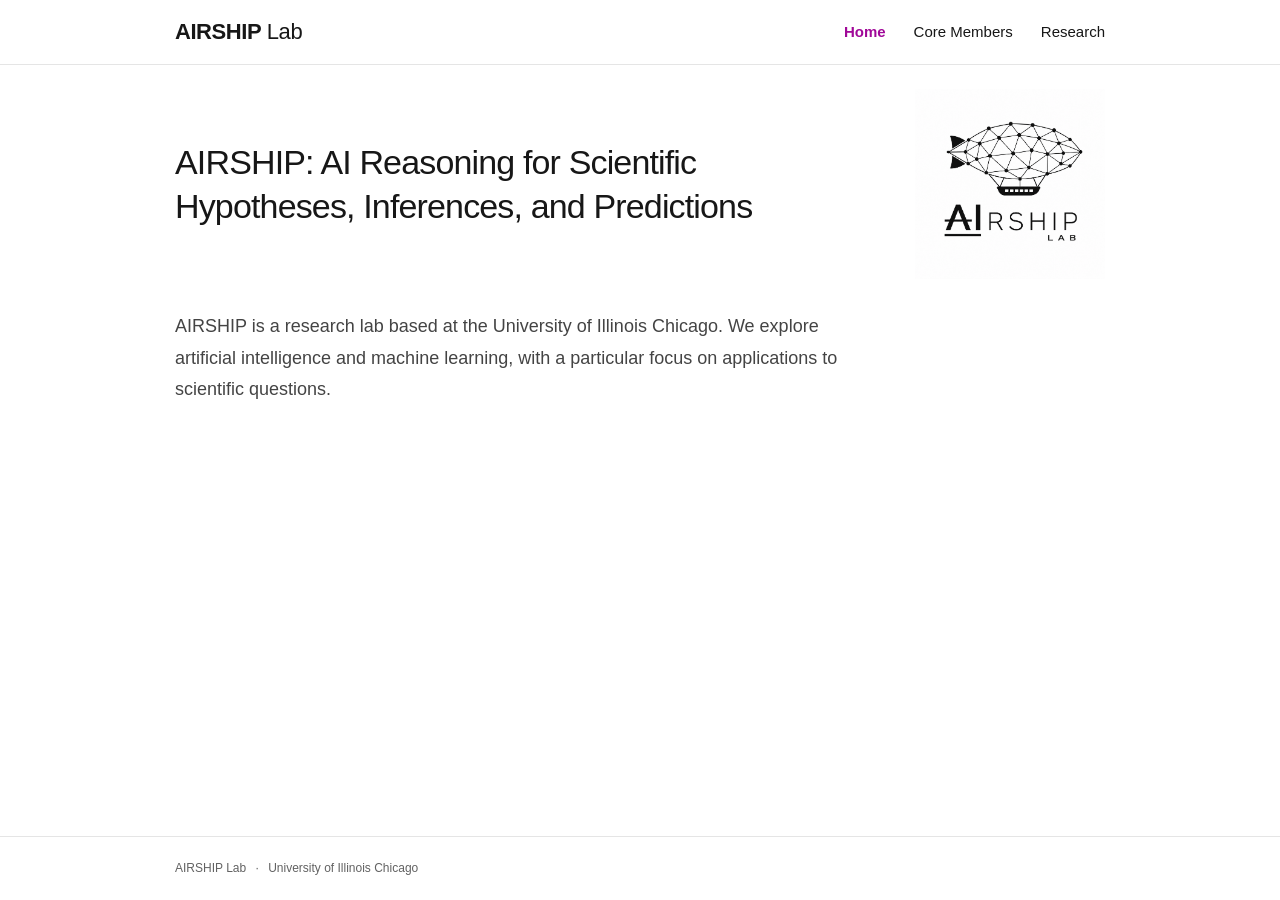
<file: index.html>
<!doctype html>
<html lang="en">
<head>
  <meta charset="utf-8">
  <meta name="viewport" content="width=device-width, initial-scale=1">
  <title>Home — AIRSHIP Lab</title>
  <meta name="description" content="AIRSHIP is a research lab based at the University of Illinois Chicago. We explore artificial intelligence and machine learning, with a particular focus on applications to scientific questions.">
  <meta name="theme-color" content="#ffffff">
  <link rel="icon" type="image/png" sizes="64x64" href="/favicon.png?v=cf3b67895f5b">
  <link rel="canonical" href="https://airship-lab.github.io/">
  <meta property="og:type" content="website">
  <meta property="og:title" content="Home — AIRSHIP Lab">
  <meta property="og:description" content="AIRSHIP is a research lab based at the University of Illinois Chicago. We explore artificial intelligence and machine learning, with a particular focus on applications to scientific questions.">
  <meta property="og:url" content="https://airship-lab.github.io/">
  <meta property="og:image" content="https://airship-lab.github.io/assets/airship-logo.png">
  <link rel="stylesheet" href="/styles.css?v=24393dcd7af3">
</head>
<body>
  <a class="skip-link" href="#main">Skip to content</a>
  <header class="site-header">
    <div class="header-inner">
      <a class="brand" href="/" aria-label="AIRSHIP Lab home"><strong>AIRSHIP</strong> Lab</a>
      <nav aria-label="Main navigation"><a href="/" aria-current="page">Home</a>
<a href="/members/">Core Members</a>
<a href="/research/">Research</a></nav>
    </div>
  </header>
  <main id="main" class="home">
    <div class="page-heading">
      <div><h1>AIRSHIP: AI Reasoning for Scientific Hypotheses, Inferences, and Predictions</h1></div>
      <a class="page-logo" href="/" aria-label="AIRSHIP Lab home"><img src="/assets/airship-logo.png" width="190" height="190" alt="AIRSHIP Lab — an airship formed from interconnected nodes"></a>
    </div>
    <p class="introduction">AIRSHIP is a research lab based at the University of Illinois Chicago. We explore artificial intelligence and machine learning, with a particular focus on applications to scientific questions.</p>
  </main>
  <footer><div class="footer-inner">AIRSHIP Lab <span aria-hidden="true">·</span> <a href="https://www.uic.edu/">University of Illinois Chicago</a></div></footer>
</body>
</html>
</file>
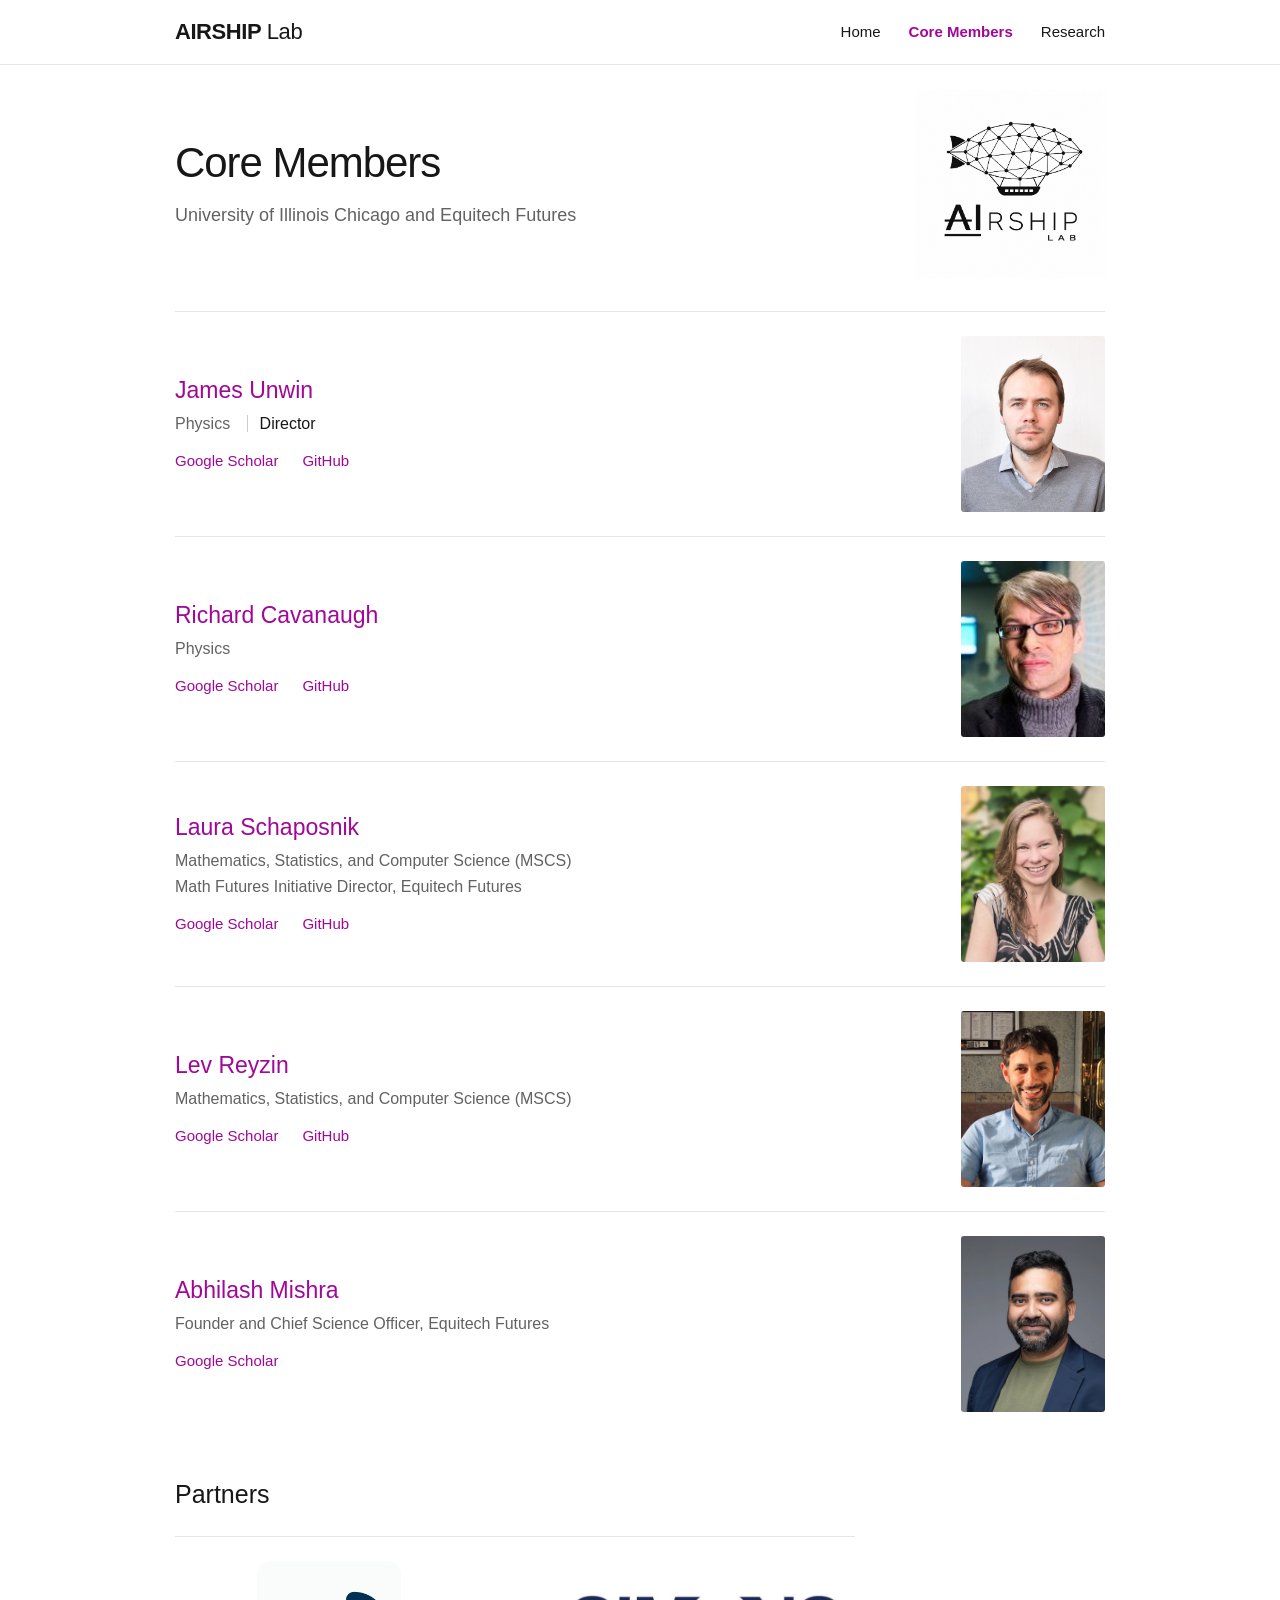
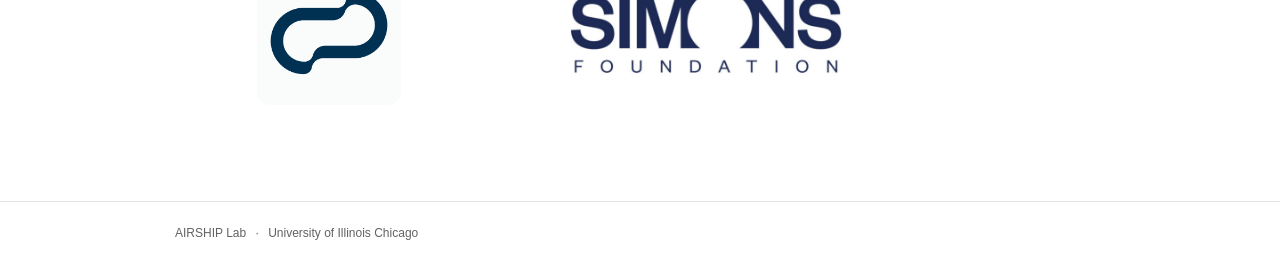
<file: members/index.html>
<!doctype html>
<html lang="en">
<head>
  <meta charset="utf-8">
  <meta name="viewport" content="width=device-width, initial-scale=1">
  <title>Core Members — AIRSHIP Lab</title>
  <meta name="description" content="Meet the core members of AIRSHIP Lab.">
  <meta name="theme-color" content="#ffffff">
  <link rel="icon" type="image/png" sizes="64x64" href="/favicon.png?v=cf3b67895f5b">
  <link rel="canonical" href="https://airship-lab.github.io/members/">
  <meta property="og:type" content="website">
  <meta property="og:title" content="Core Members — AIRSHIP Lab">
  <meta property="og:description" content="Meet the core members of AIRSHIP Lab.">
  <meta property="og:url" content="https://airship-lab.github.io/members/">
  <meta property="og:image" content="https://airship-lab.github.io/assets/airship-logo.png">
  <link rel="stylesheet" href="/styles.css?v=24393dcd7af3">
</head>
<body>
  <a class="skip-link" href="#main">Skip to content</a>
  <header class="site-header">
    <div class="header-inner">
      <a class="brand" href="/" aria-label="AIRSHIP Lab home"><strong>AIRSHIP</strong> Lab</a>
      <nav aria-label="Main navigation"><a href="/">Home</a>
<a href="/members/" aria-current="page">Core Members</a>
<a href="/research/">Research</a></nav>
    </div>
  </header>
  <main id="main" class="">
    <div class="page-heading">
      <div>
        <h1>Core Members</h1>
        <p class="page-intro">University of Illinois Chicago and Equitech Futures</p>
      </div>
      <a class="page-logo" href="/" aria-label="AIRSHIP Lab home"><img src="/assets/airship-logo.png" width="190" height="190" alt="AIRSHIP Lab — an airship formed from interconnected nodes"></a>
    </div>
    <ul class="members">
      <li>
        <div class="member-info">
          <h2><a href="https://jamesunwin.github.io/">James Unwin</a></h2>
          <p>Physics <span class="role">Director</span></p>
          <p class="member-links"><a href="https://scholar.google.com/citations?user=dUnshUIAAAAJ">Google Scholar</a><a href="https://github.com/jamesunwin">GitHub</a></p>
        </div>
        <img class="member-photo" src="/assets/members/james-unwin.jpg" alt="James Unwin" width="144" height="176" loading="lazy">
      </li>
      <li>
        <div class="member-info">
          <h2><a href="https://phys.uic.edu/profiles/cavanaugh-richard/">Richard Cavanaugh</a></h2>
          <p>Physics</p>
          <p class="member-links"><a href="https://scholar.google.com/citations?user=lmJqEo4AAAAJ">Google Scholar</a><a href="https://github.com/cavana">GitHub</a></p>
        </div>
        <img class="member-photo" src="/assets/members/richard-cavanaugh.jpg" alt="Richard Cavanaugh" width="144" height="176" loading="lazy">
      </li>
      <li>
        <div class="member-info">
          <h2><a href="https://lauraschaposnik.com/">Laura Schaposnik</a></h2>
          <p>Mathematics, Statistics, and Computer Science (MSCS)</p>
          <p>Math Futures Initiative Director, Equitech Futures</p>
          <p class="member-links"><a href="https://scholar.google.com/citations?user=5cLd6dIAAAAJ">Google Scholar</a><a href="https://github.com/lauraschaposnik">GitHub</a></p>
        </div>
        <img class="member-photo" src="/assets/members/laura-schaposnik.jpg" alt="Laura Schaposnik" width="144" height="176" loading="lazy">
      </li>
      <li>
        <div class="member-info">
          <h2><a href="https://www.levreyzin.com/">Lev Reyzin</a></h2>
          <p>Mathematics, Statistics, and Computer Science (MSCS)</p>
          <p class="member-links"><a href="https://scholar.google.com/citations?user=IQBTvn4AAAAJ">Google Scholar</a><a href="https://github.com/lreyzin">GitHub</a></p>
        </div>
        <img class="member-photo" src="/assets/members/lev-reyzin.jpg" alt="Lev Reyzin" width="144" height="176" loading="lazy">
      </li>
      <li>
        <div class="member-info">
          <h2><a href="https://www.equitechfutures.com/team/abhilash-mishra">Abhilash Mishra</a></h2>
          <p>Founder and Chief Science Officer, Equitech Futures</p>
          <p class="member-links"><a href="https://scholar.google.com/citations?user=laxZeHcAAAAJ&amp;hl=en">Google Scholar</a></p>
        </div>
        <img class="member-photo" src="/assets/members/abhilash-mishra.png" alt="Abhilash Mishra" width="144" height="176" loading="lazy">
      </li>
    </ul>
    <section aria-labelledby="partners">
      <h2 class="section-title" id="partners">Partners</h2>
      <ul class="partner-logos">
        <li>
          <a href="https://www.equitechfutures.com/"><img src="/assets/partners/equitech-futures.png" alt="Equitech Futures" width="144" height="144" loading="lazy"></a>
        </li>
        <li>
          <a href="https://www.simonsfoundation.org/"><img src="/assets/partners/simons-foundation.png" alt="Simons Foundation" width="320" height="115" loading="lazy"></a>
        </li>
      </ul>
    </section>
  </main>
  <footer><div class="footer-inner">AIRSHIP Lab <span aria-hidden="true">·</span> <a href="https://www.uic.edu/">University of Illinois Chicago</a></div></footer>
</body>
</html>
</file>
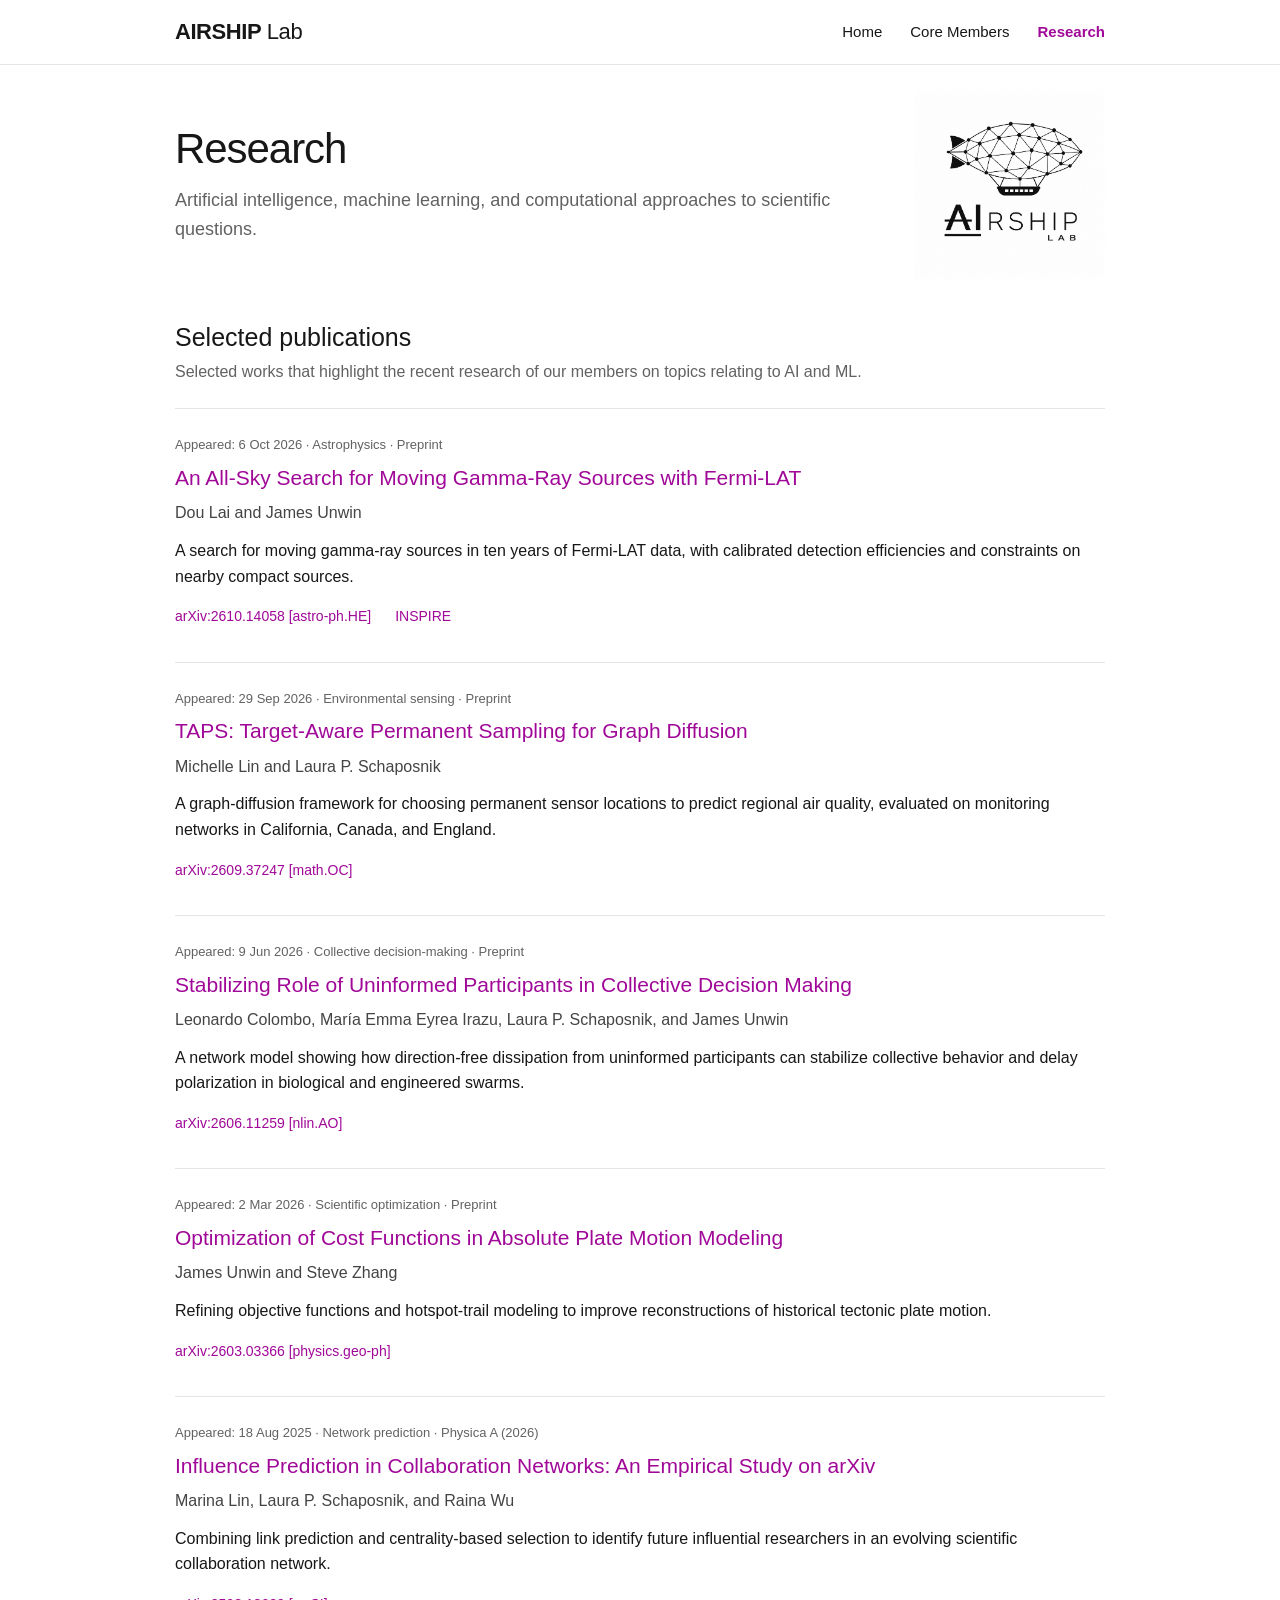
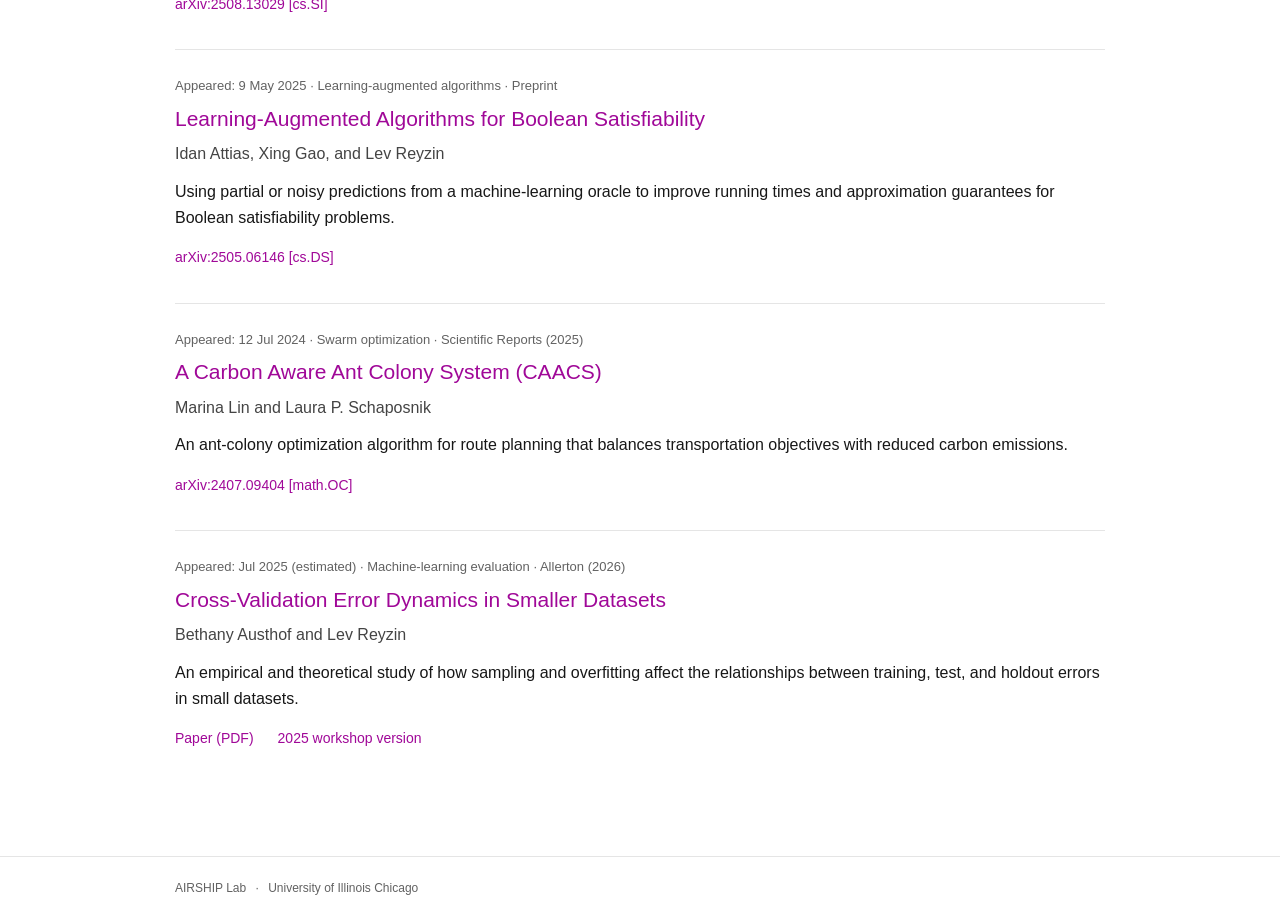
<file: research/index.html>
<!doctype html>
<html lang="en">
<head>
  <meta charset="utf-8">
  <meta name="viewport" content="width=device-width, initial-scale=1">
  <title>Research — AIRSHIP Lab</title>
  <meta name="description" content="Selected works that highlight the recent research of our members on topics relating to AI and ML.">
  <meta name="theme-color" content="#ffffff">
  <link rel="icon" type="image/png" sizes="64x64" href="/favicon.png?v=cf3b67895f5b">
  <link rel="canonical" href="https://airship-lab.github.io/research/">
  <meta property="og:type" content="website">
  <meta property="og:title" content="Research — AIRSHIP Lab">
  <meta property="og:description" content="Selected works that highlight the recent research of our members on topics relating to AI and ML.">
  <meta property="og:url" content="https://airship-lab.github.io/research/">
  <meta property="og:image" content="https://airship-lab.github.io/assets/airship-logo.png">
  <link rel="stylesheet" href="/styles.css?v=24393dcd7af3">
</head>
<body>
  <a class="skip-link" href="#main">Skip to content</a>
  <header class="site-header">
    <div class="header-inner">
      <a class="brand" href="/" aria-label="AIRSHIP Lab home"><strong>AIRSHIP</strong> Lab</a>
      <nav aria-label="Main navigation"><a href="/">Home</a>
<a href="/members/">Core Members</a>
<a href="/research/" aria-current="page">Research</a></nav>
    </div>
  </header>
  <main id="main" class="">
    <div class="page-heading">
      <div>
        <h1>Research</h1>
        <p class="page-intro">Artificial intelligence, machine learning, and computational approaches to scientific questions.</p>
      </div>
      <a class="page-logo" href="/" aria-label="AIRSHIP Lab home"><img src="/assets/airship-logo.png" width="190" height="190" alt="AIRSHIP Lab — an airship formed from interconnected nodes"></a>
    </div>
    <section aria-labelledby="selected-publications">
      <h2 class="section-title" id="selected-publications">Selected publications</h2>
      <p class="section-note">Selected works that highlight the recent research of our members on topics relating to AI and ML.</p>
      <ol class="publications">
        <li>
          <article data-arxiv-date="2026-10-06">
            <p class="paper-meta">Appeared: <time datetime="2026-10-06">6 Oct 2026</time> · Astrophysics · Preprint</p>
            <h3><a href="https://arxiv.org/abs/2610.14058">An All-Sky Search for Moving Gamma-Ray Sources with Fermi-LAT</a></h3>
            <p class="authors">Dou Lai and James Unwin</p>
            <p>A search for moving gamma-ray sources in ten years of Fermi-LAT data, with calibrated detection efficiencies and constraints on nearby compact sources.</p>
            <p class="paper-links"><a href="https://arxiv.org/abs/2610.14058">arXiv:2610.14058 [astro-ph.HE]</a><a href="https://inspirehep.net/literature/3214089">INSPIRE</a></p>
          </article>
        </li>
        <li>
          <article data-arxiv-date="2026-09-29">
            <p class="paper-meta">Appeared: <time datetime="2026-09-29">29 Sep 2026</time> · Environmental sensing · Preprint</p>
            <h3><a href="https://arxiv.org/abs/2609.37247">TAPS: Target-Aware Permanent Sampling for Graph Diffusion</a></h3>
            <p class="authors">Michelle Lin and Laura P. Schaposnik</p>
            <p>A graph-diffusion framework for choosing permanent sensor locations to predict regional air quality, evaluated on monitoring networks in California, Canada, and England.</p>
            <p class="paper-links"><a href="https://arxiv.org/abs/2609.37247">arXiv:2609.37247 [math.OC]</a></p>
          </article>
        </li>
        <li>
          <article data-arxiv-date="2026-06-09">
            <p class="paper-meta">Appeared: <time datetime="2026-06-09">9 Jun 2026</time> · Collective decision-making · Preprint</p>
            <h3><a href="https://arxiv.org/abs/2606.11259">Stabilizing Role of Uninformed Participants in Collective Decision Making</a></h3>
            <p class="authors">Leonardo Colombo, María Emma Eyrea Irazu, Laura P. Schaposnik, and James Unwin</p>
            <p>A network model showing how direction-free dissipation from uninformed participants can stabilize collective behavior and delay polarization in biological and engineered swarms.</p>
            <p class="paper-links"><a href="https://arxiv.org/abs/2606.11259">arXiv:2606.11259 [nlin.AO]</a></p>
          </article>
        </li>
        <li>
          <article data-arxiv-date="2026-03-02">
            <p class="paper-meta">Appeared: <time datetime="2026-03-02">2 Mar 2026</time> · Scientific optimization · Preprint</p>
            <h3><a href="https://arxiv.org/abs/2603.03366">Optimization of Cost Functions in Absolute Plate Motion Modeling</a></h3>
            <p class="authors">James Unwin and Steve Zhang</p>
            <p>Refining objective functions and hotspot-trail modeling to improve reconstructions of historical tectonic plate motion.</p>
            <p class="paper-links"><a href="https://arxiv.org/abs/2603.03366">arXiv:2603.03366 [physics.geo-ph]</a></p>
          </article>
        </li>
        <li>
          <article data-arxiv-date="2025-08-18">
            <p class="paper-meta">Appeared: <time datetime="2025-08-18">18 Aug 2025</time> · Network prediction · Physica A (2026)</p>
            <h3><a href="https://arxiv.org/abs/2508.13029">Influence Prediction in Collaboration Networks: An Empirical Study on arXiv</a></h3>
            <p class="authors">Marina Lin, Laura P. Schaposnik, and Raina Wu</p>
            <p>Combining link prediction and centrality-based selection to identify future influential researchers in an evolving scientific collaboration network.</p>
            <p class="paper-links"><a href="https://arxiv.org/abs/2508.13029">arXiv:2508.13029 [cs.SI]</a></p>
          </article>
        </li>
        <li>
          <article data-arxiv-date="2025-05-09">
            <p class="paper-meta">Appeared: <time datetime="2025-05-09">9 May 2025</time> · Learning-augmented algorithms · Preprint</p>
            <h3><a href="https://arxiv.org/abs/2505.06146">Learning-Augmented Algorithms for Boolean Satisfiability</a></h3>
            <p class="authors">Idan Attias, Xing Gao, and Lev Reyzin</p>
            <p>Using partial or noisy predictions from a machine-learning oracle to improve running times and approximation guarantees for Boolean satisfiability problems.</p>
            <p class="paper-links"><a href="https://arxiv.org/abs/2505.06146">arXiv:2505.06146 [cs.DS]</a></p>
          </article>
        </li>
        <li>
          <article data-arxiv-date="2024-07-12">
            <p class="paper-meta">Appeared: <time datetime="2024-07-12">12 Jul 2024</time> · Swarm optimization · Scientific Reports (2025)</p>
            <h3><a href="https://arxiv.org/abs/2407.09404">A Carbon Aware Ant Colony System (CAACS)</a></h3>
            <p class="authors">Marina Lin and Laura P. Schaposnik</p>
            <p>An ant-colony optimization algorithm for route planning that balances transportation objectives with reduced carbon emissions.</p>
            <p class="paper-links"><a href="https://arxiv.org/abs/2407.09404">arXiv:2407.09404 [math.OC]</a></p>
          </article>
        </li>
        <li>
          <article>
            <p class="paper-meta">Appeared: <time datetime="2025-07">Jul 2025</time> (estimated) · Machine-learning evaluation · Allerton (2026)</p>
            <h3><a href="https://www.levreyzin.com/assets/pdf/AusthofR26.pdf">Cross-Validation Error Dynamics in Smaller Datasets</a></h3>
            <p class="authors">Bethany Austhof and Lev Reyzin</p>
            <p>An empirical and theoretical study of how sampling and overfitting affect the relationships between training, test, and holdout errors in small datasets.</p>
            <p class="paper-links"><a href="https://www.levreyzin.com/assets/pdf/AusthofR26.pdf">Paper (PDF)</a><a href="https://openreview.net/forum?id=aBHCgj4FdW">2025 workshop version</a></p>
          </article>
        </li>
      </ol>
    </section>
  </main>
  <footer><div class="footer-inner">AIRSHIP Lab <span aria-hidden="true">·</span> <a href="https://www.uic.edu/">University of Illinois Chicago</a></div></footer>
</body>
</html>
</file>
<file: styles.css>
* { box-sizing: border-box; }
:root { color-scheme: light; --accent: #a00898; --text: #171717; --muted: #626262; --line: #e5e5e5; }
html { background: #fff; scroll-padding-top: 100px; }
body { margin: 0; min-height: 100vh; min-height: 100svh; display: flex; flex-direction: column; color: var(--text); font-family: "Roboto", -apple-system, BlinkMacSystemFont, "Segoe UI", Arial, sans-serif; font-size: 16px; line-height: 1.6; -webkit-font-smoothing: antialiased; }
a { color: var(--accent); text-decoration: none; text-underline-offset: 3px; }
a:hover { text-decoration: underline; }
a:focus-visible { outline: 2px solid var(--accent); outline-offset: 5px; border-radius: 2px; }
.site-header { position: sticky; top: 0; z-index: 10; border-bottom: 1px solid var(--line); background: #fff; }
.header-inner { width: min(100% - 48px, 930px); min-height: 64px; margin: auto; display: flex; align-items: center; justify-content: space-between; gap: 24px; }
.brand { color: var(--text); font-size: 22px; font-weight: 300; white-space: nowrap; letter-spacing: -.02em; }
.brand strong { font-weight: 700; }
.brand:hover { text-decoration: none; }
nav { display: flex; align-items: center; gap: 28px; }
nav a { color: var(--text); padding: 16px 0; font-size: 15px; white-space: nowrap; }
nav a:hover { color: var(--accent); text-decoration: none; }
nav a[aria-current="page"] { color: var(--accent); font-weight: 600; }
main { flex: 1; width: min(100% - 48px, 930px); margin: 0 auto; padding: 24px 0 72px; }
h1 { margin: 0 0 12px; font-size: clamp(32px, 5vw, 42px); font-weight: 300; line-height: 1.2; letter-spacing: -.025em; }
h2, h3 { line-height: 1.35; }
p { margin: 0 0 16px; }
.page-intro { color: var(--muted); margin-bottom: 0; font-size: 18px; }
.page-heading { display: grid; grid-template-columns: minmax(0, 1fr) 190px; align-items: center; gap: 32px; margin-bottom: 32px; }
.page-logo { display: block; align-self: start; }
.page-logo img { display: block; width: 100%; height: auto; }
.home h1 { margin: 0; font-size: clamp(25px, 3.2vw, 34px); font-weight: 400; line-height: 1.3; text-wrap: balance; }
.introduction { max-width: 730px; margin: 0; font-size: 18px; line-height: 1.75; color: #444; text-wrap: pretty; }
.members { list-style: none; padding: 0; margin: 0; }
.members li { display: grid; grid-template-columns: minmax(0, 1fr) 144px; align-items: center; gap: 32px; border-top: 1px solid var(--line); padding: 24px 0; }
.member-photo { display: block; width: 144px; height: 176px; object-fit: cover; object-position: center top; border-radius: 3px; }
.members .member-links { display: flex; flex-wrap: wrap; gap: 8px 24px; margin-top: 12px; font-size: 15px; }
.members h2, .members h3 { margin: 0 0 5px; font-size: 23px; font-weight: 400; }
.members p { margin: 0; color: var(--muted); }
.role { color: var(--text); margin-left: 12px; padding-left: 12px; border-left: 1px solid #ccc; }
.section-title { font-size: 25px; font-weight: 400; margin: 42px 0 4px; }
.section-note { color: var(--muted); }
.publications { list-style: none; padding: 0; margin: 24px 0 0; }
.publications li { border-top: 1px solid var(--line); padding: 26px 0 18px; }
.paper-meta { color: var(--muted); font-size: 13px; margin-bottom: 8px; }
.publications h3 { font-size: 21px; font-weight: 500; margin: 0 0 8px; }
.authors { color: #444; margin-bottom: 12px; }
.paper-links { display: flex; flex-wrap: wrap; gap: 10px 24px; font-size: 14px; }
footer { border-top: 1px solid var(--line); color: var(--muted); font-size: 12px; }
.footer-inner { width: min(100% - 48px, 930px); padding: 22px 0; margin: auto; }
footer a { color: inherit; }
footer span { padding: 0 6px; }
.visually-hidden { position: absolute; width: 1px; height: 1px; padding: 0; margin: -1px; overflow: hidden; clip-path: inset(50%); white-space: nowrap; border: 0; }
.skip-link { position: fixed; top: -100px; left: 16px; z-index: 20; padding: 8px 16px; background: #fff; }
.skip-link:focus { top: 8px; }
@media (max-width: 540px) {
  .header-inner { flex-direction: column; align-items: flex-start; gap: 0; padding-top: 12px; }
  nav { width: 100%; justify-content: space-between; gap: 16px; }
  nav a { padding: 10px 0 12px; font-size: 14px; }
  main { padding-top: 16px; padding-bottom: 48px; }
  .page-heading { grid-template-columns: minmax(0, 1fr) 104px; gap: 16px; margin-bottom: 24px; }
  .page-heading h1 { font-size: 30px; }
  .page-intro { font-size: 16px; }
  .home .page-heading > div { grid-column: 1 / -1; grid-row: 2; }
  .home .page-logo { grid-column: 2; grid-row: 1; }
  .members li { grid-template-columns: minmax(0, 1fr) 96px; gap: 16px; }
  .member-photo { width: 96px; height: 120px; }
  .members h2, .members h3 { font-size: 21px; }
  .members .member-links { gap: 6px 16px; }
  .role { display: block; margin-left: 0; padding-left: 0; border: 0; }
  .introduction { font-size: 17px; }
  .home h1 { font-size: 27px; }
}

.partner-logos { display: grid; grid-template-columns: repeat(2, minmax(0, 1fr)); align-items: center; gap: clamp(24px, 5vw, 64px); max-width: 680px; list-style: none; margin: 24px 0 0; padding: 24px 0; border-top: 1px solid var(--line); }
.partner-logos a { display: flex; align-items: center; justify-content: center; }
.partner-logos img { display: block; max-width: 100%; height: auto; }
</file>
